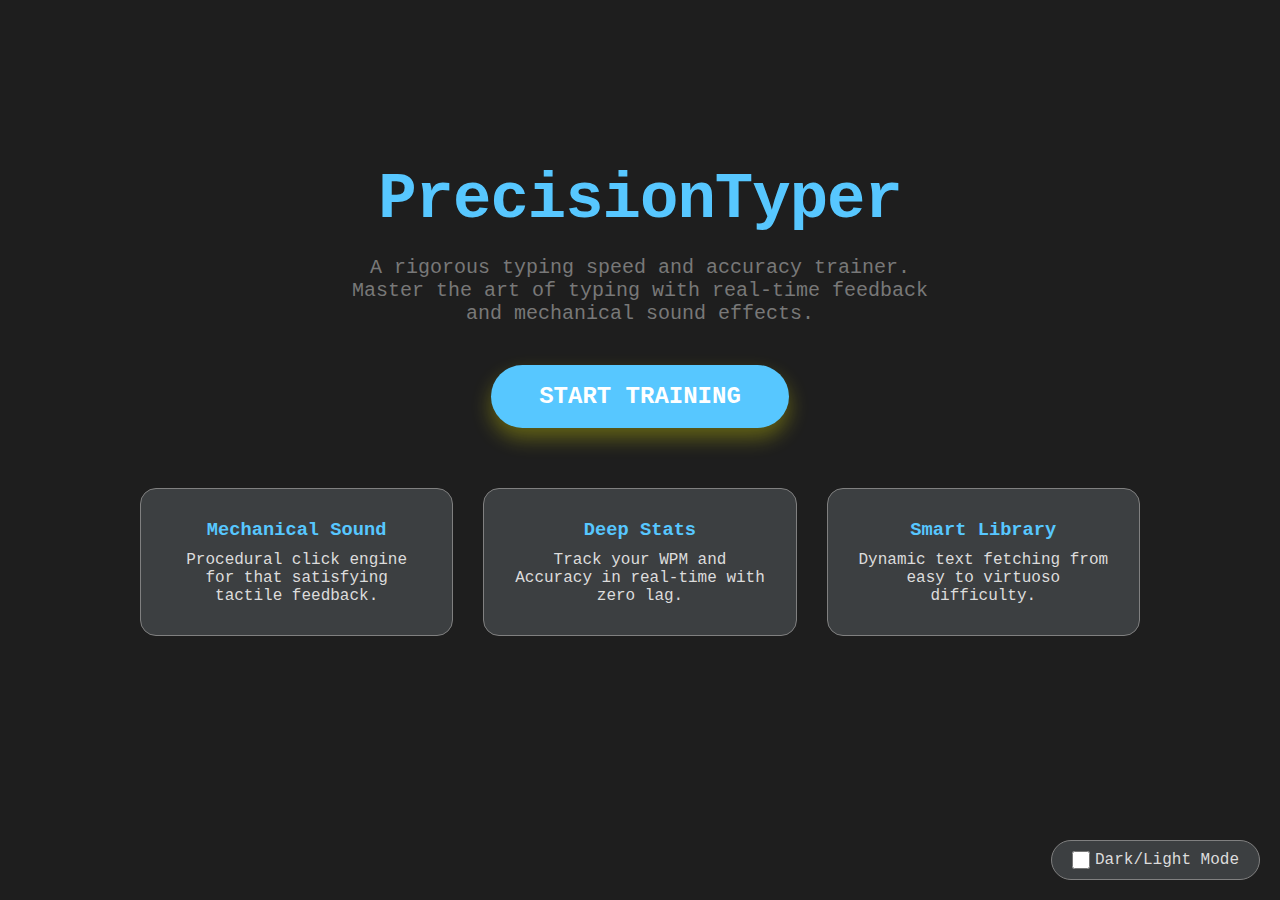
<file: index.html>
<!DOCTYPE html>
<html lang="en">
<head>
    <meta charset="UTF-8">
    <meta name="viewport" content="width=device-width, initial-scale=1.0">
    <title>PrecisionTyper - Level Up Your Typing</title>
    <link rel="stylesheet" href="styles.css">
    <style>
        /* 主页专属的增强样式 */
        .hero-section {
            display: flex;
            flex-direction: column;
            align-items: center;
            justify-content: center;
            text-align: center;
            padding: 100px 20px;
            min-height: 80vh;
        }

        .hero-title {
            font-size: 4rem;
            font-weight: 800;
            margin-bottom: 20px;
            color: var(--stat-text-color);
            letter-spacing: -1px;
        }

        .hero-subtitle {
            font-size: 1.25rem;
            color: var(--grey-text);
            max-width: 600px;
            margin-bottom: 40px;
        }

        .play-button {
            display: inline-block;
            background-color: var(--stat-text-color);
            color: #fff;
            padding: 18px 48px;
            border-radius: 50px;
            font-size: 1.5rem;
            font-weight: bold;
            text-decoration: none;
            transition: transform 0.3s, box-shadow 0.3s;
            box-shadow: 0 10px 20px var(--cursor-color);
        }

        .play-button:hover {
            transform: translateY(-5px);
            box-shadow: 0 15px 30px var(--cursor-color);
        }

        .features-grid {
            display: grid;
            grid-template-columns: repeat(auto-fit, minmax(250px, 1fr));
            gap: 30px;
            margin-top: 60px;
            width: 100%;
        }

        .feature-item {
            background: var(--accent-color);
            padding: 30px;
            border-radius: 16px;
            border: 1px solid var(--border-color);
        }

        .feature-item h3 {
            color: var(--stat-text-color);
            margin-bottom: 10px;
        }

        /* 底部主题切换固定栏 */
        .home-settings {
            position: fixed;
            bottom: 20px;
            right: 20px;
            background: var(--accent-color);
            padding: 10px 20px;
            border-radius: 30px;
            border: 1px solid var(--border-color);
            box-shadow: 0 4px 10px var(--card-shadow);
        }
    </style>
</head>
<body class="dark-mode">
    <div class="container">
        <section class="hero-section">
            <h1 class="hero-title">PrecisionTyper</h1>
            <p class="hero-subtitle">
                A rigorous typing speed and accuracy trainer. Master the art of typing with real-time feedback and mechanical sound effects.
            </p>
            
            <a href="game.html" class="play-button">START TRAINING</a>

            <div class="features-grid">
                <div class="feature-item">
                    <h3>Mechanical Sound</h3>
                    <p>Procedural click engine for that satisfying tactile feedback.</p>
                </div>
                <div class="feature-item">
                    <h3>Deep Stats</h3>
                    <p>Track your WPM and Accuracy in real-time with zero lag.</p>
                </div>
                <div class="feature-item">
                    <h3>Smart Library</h3>
                    <p>Dynamic text fetching from easy to virtuoso difficulty.</p>
                </div>
            </div>
        </section>
    </div>

    <div class="home-settings">
        <label class="checkbox-label">
            <input type="checkbox" id="theme-toggle">
            <span>Dark/Light Mode</span>
        </label>
    </div>

    <script src="script.js"></script>
</body>
</html>
</file>
<file: styles.css>
* {
    margin: 0;
    padding: 0;
    box-sizing: border-box;
}

:root {
    /* Dark theme (default) */
    --bg-color: #1e1e1e;
    --fg-color: #dcdcdc;
    --accent-color: #3c3f41;
    --green-text: #64ff64;
    --red-text: #ff6464;
    --grey-text: #787878;
    --cursor-color: rgba(255, 255, 0, 0.3);
    --stat-text-color: #57c7ff;
    --border-color: #808080;
}

body.light-mode {
    /* Light theme - Redesigned for optimal readability and contrast */
    --bg-color: #fafafa;
    --fg-color: #1a1a1a;
    --accent-color: #ffffff;
    --green-text: #00aa00;
    --red-text: #d32f2f;
    --grey-text: #6e6e6e;
    --cursor-color: rgba(33, 150, 243, 0.25);
    --stat-text-color: #1976d2;
    --border-color: #e0e0e0;
    --shadow: rgba(0, 0, 0, 0.05);
    /* Explicitly set background and text colors */
    background-color: #fafafa !important;
    color: #1a1a1a !important;
}

body {
    font-family: 'Courier New', 'Monaco', monospace;
    background-color: var(--bg-color);
    color: var(--fg-color);
    padding: 20px;
    min-height: 100vh;
    transition: background-color 0.3s, color 0.3s;
}

/* Ensure all text elements inherit the correct color in light mode */
body.light-mode * {
    transition: background-color 0.3s, color 0.3s, border-color 0.3s;
}

.container {
    max-width: 1100px;
    margin: 0 auto;
    padding: 20px 30px;
}

.top-panel {
    display: flex;
    justify-content: space-between;
    align-items: center;
    margin-bottom: 20px;
    flex-wrap: wrap;
    gap: 20px;
}

.config-panel {
    display: flex;
    align-items: center;
    gap: 15px;
    flex-wrap: wrap;
}

.config-panel label {
    color: var(--fg-color);
    font-weight: bold;
}

.difficulty-select {
    padding: 8px 12px;
    background-color: var(--accent-color);
    color: var(--fg-color);
    border: 1px solid var(--border-color);
    border-radius: 4px;
    font-family: inherit;
    font-size: 14px;
    cursor: pointer;
}

.difficulty-select:focus {
    outline: 2px solid var(--stat-text-color);
    outline-offset: 2px;
}

.checkbox-label {
    display: flex;
    align-items: center;
    gap: 5px;
    cursor: pointer;
    user-select: none;
    color: var(--fg-color);
}

.checkbox-label span {
    color: var(--fg-color);
}

.checkbox-label input[type="checkbox"] {
    width: 18px;
    height: 18px;
    cursor: pointer;
}

.stats-bar {
    display: grid;
    grid-template-columns: repeat(3, 1fr);
    gap: 20px;
    min-width: 500px;
}

.stat-label {
    padding: 15px;
    background-color: var(--accent-color);
    color: var(--stat-text-color);
    text-align: center;
    font-weight: bold;
    font-size: 20px;
    border: 1px solid var(--border-color);
    border-radius: 4px;
    box-shadow: 0 1px 3px var(--shadow, transparent);
}

.center-panel {
    display: flex;
    flex-direction: column;
    gap: 20px;
}

.text-display {
    min-height: 250px;
    padding: 20px;
    background-color: var(--accent-color);
    border: 1px solid var(--border-color);
    border-radius: 4px;
    font-size: 26px;
    font-weight: bold;
    line-height: 1.6;
    overflow-wrap: break-word;
    white-space: pre-wrap;
    font-family: 'Courier New', 'Monaco', monospace;
    box-shadow: 0 2px 4px var(--shadow, transparent);
}

.input-area {
    min-height: 250px;
    padding: 20px;
    background-color: var(--accent-color);
    color: var(--fg-color);
    border: 1px solid var(--border-color);
    border-radius: 4px;
    font-size: 26px;
    font-family: 'Courier New', 'Monaco', monospace;
    line-height: 1.6;
    resize: vertical;
    width: 100%;
    box-shadow: 0 2px 4px var(--shadow, transparent);
}

.input-area:focus {
    outline: 2px solid var(--stat-text-color);
    outline-offset: 2px;
}

.input-area::placeholder {
    color: var(--grey-text);
    opacity: 0.5;
}

/* Character styling classes */
.char-correct {
    color: var(--green-text);
}

.char-wrong {
    color: var(--red-text);
    text-decoration: underline;
}

.char-untyped {
    color: var(--grey-text);
}

.char-cursor {
    background-color: var(--cursor-color);
}

/* Responsive design */
@media (max-width: 768px) {
    .stats-bar {
        min-width: 100%;
        grid-template-columns: 1fr;
    }
    
    .text-display,
    .input-area {
        font-size: 18px;
    }
    
    .top-panel {
        flex-direction: column;
        align-items: stretch;
    }
}
</file>
